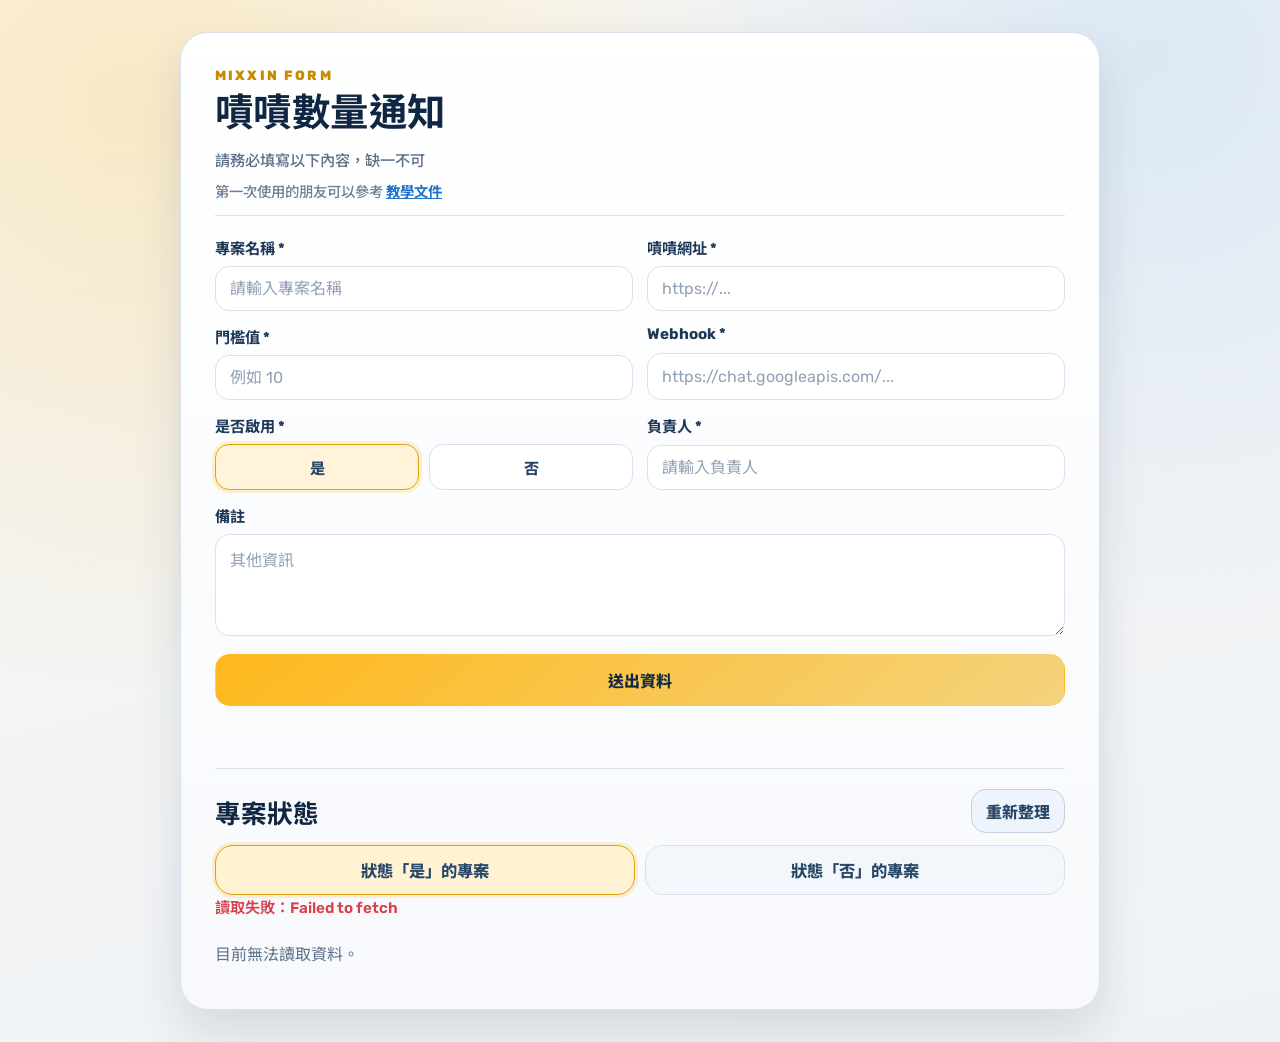
<file: index.html>
<!doctype html>
<html lang="zh-Hant">
  <head>
    <meta charset="utf-8" />
    <meta name="viewport" content="width=device-width, initial-scale=1" />
    <title>嘖嘖數量通知填寫處</title>
    <meta name="description" content="MIXXIN 專用" />
    <meta property="og:title" content="嘖嘖數量通知填寫處" />
    <meta property="og:description" content="MIXXIN 專用" />
    <meta property="twitter:title" content="嘖嘖數量通知填寫處" />
    <meta property="twitter:description" content="MIXXIN 專用" />
    <meta http-equiv="refresh" content="0; url=./web/" />
    <script>
      window.location.replace("./web/");
    </script>
  </head>
  <body>
    <p>正在導向到網站頁面... <a href="./web/">點這裡前往</a></p>
  </body>
</html>
</file>
<file: web/styles.css>
@import url("https://fonts.googleapis.com/css2?family=Noto+Sans+TC:wght@400;500;600;700;800&family=Rubik:wght@400;500;600;700;800&display=swap");

:root {
  --bg-base: #f8f6f1;
  --bg-muted: #eef2f7;
  --panel: #ffffff;
  --panel-2: #f7f9fc;
  --surface: #ffffff;
  --surface-soft: #f4f7fb;
  --ink: #172b42;
  --ink-muted: #5e718a;
  --line: #d8e2ee;
  --line-strong: #c2d0df;
  --primary: #ffb81c;
  --primary-soft: rgba(255, 184, 28, 0.2);
  --danger: #f55662;
  --success: #19b575;
  --link: #1f73c9;
  --font: "Rubik", "Noto Sans TC", "PingFang TC", "Microsoft JhengHei", sans-serif;
}

* { box-sizing: border-box; }

body {
  margin: 0;
  min-height: 100vh;
  font-family: var(--font);
  color: var(--ink);
  background:
    radial-gradient(circle at 10% 10%, rgba(255, 184, 28, 0.2), transparent 40%),
    radial-gradient(circle at 90% 5%, rgba(84, 164, 255, 0.16), transparent 38%),
    linear-gradient(165deg, var(--bg-base), var(--bg-muted));
}

.page {
  min-height: 100vh;
  display: grid;
  place-items: center;
  padding: 32px 16px;
}

.card {
  width: min(920px, 100%);
  border-radius: 28px;
  border: 1px solid var(--line);
  background: linear-gradient(180deg, var(--panel), var(--panel-2));
  color: var(--ink);
  box-shadow: 0 22px 48px rgba(20, 35, 54, 0.12);
  padding: 34px;
  animation: reveal 0.45s ease-out;
}

.hero {
  padding-bottom: 14px;
  border-bottom: 1px solid var(--line);
}

.hero h1 {
  margin: 0;
  font-size: clamp(1.6rem, 3vw, 2.45rem);
  letter-spacing: 0.01em;
  line-height: 1.08;
  color: #0f2742;
}

.eyebrow {
  margin: 0 0 10px;
  color: #ca8a00;
  letter-spacing: 0.16em;
  font-weight: 800;
  font-size: 0.84rem;
}

.subtitle {
  margin: 14px 0 0;
  color: var(--ink-muted);
  font-size: 0.95rem;
  font-weight: 500;
}

.helper-text {
  margin: 10px 0 0;
  color: #6e8098;
  font-size: 0.9rem;
  font-weight: 500;
}

.helper-text a {
  color: var(--link);
  font-weight: 700;
  text-decoration: underline;
}

.form { margin-top: 20px; }

.fields {
  display: grid;
  gap: 14px;
  grid-template-columns: repeat(2, minmax(0, 1fr));
}

.field { display: grid; gap: 8px; }
.field:has(textarea) { grid-column: 1 / -1; }

label {
  font-size: 0.95rem;
  font-weight: 700;
  color: #1e3958;
}

input,
textarea {
  width: 100%;
  border: 1px solid var(--line);
  border-radius: 14px;
  padding: 12px 14px;
  background: var(--surface);
  color: var(--ink);
  font-size: 1rem;
  font-family: var(--font);
  outline: none;
  transition: border-color 0.2s ease, box-shadow 0.2s ease, background 0.2s ease;
}

input::placeholder,
textarea::placeholder { color: #91a1b6; }

input:focus,
textarea:focus {
  border-color: #e8a90f;
  box-shadow: 0 0 0 3px var(--primary-soft);
  background: #fffef9;
}

.toggle-group {
  display: grid;
  gap: 10px;
  grid-template-columns: repeat(2, minmax(0, 1fr));
}

.toggle-item { position: relative; display: block; cursor: pointer; }
.toggle-item input { position: absolute; opacity: 0; pointer-events: none; }

.toggle-item span {
  display: block;
  text-align: center;
  border: 1px solid var(--line);
  border-radius: 14px;
  padding: 11px 10px;
  background: var(--surface);
  color: #274566;
  font-weight: 800;
}

.toggle-item input:checked + span {
  border-color: #e3a30a;
  background: #fff4d9;
  box-shadow: 0 0 0 3px var(--primary-soft);
}

.actions { margin-top: 18px; display: grid; gap: 10px; }

.btn {
  border: 1px solid transparent;
  border-radius: 15px;
  padding: 13px 16px;
  font-size: 1rem;
  font-weight: 800;
  font-family: var(--font);
  background: linear-gradient(140deg, #ffb81c 0%, #f4d37d 100%);
  color: #102a43;
  cursor: pointer;
  transition: transform 0.15s ease, filter 0.2s ease;
}

.btn:hover { transform: translateY(-1px); filter: brightness(1.03); }
.btn:disabled { opacity: 0.62; cursor: not-allowed; transform: none; }

.btn.btn-ghost {
  background: #eef4fb;
  border-color: var(--line-strong);
  color: #284666;
}

.btn.btn-small { padding: 10px 12px; font-size: 0.9rem; }

.btn.btn-danger {
  background: linear-gradient(140deg, #ff8a91 0%, var(--danger) 100%);
  color: #421018;
  min-width: 92px;
}

.btn.btn-success {
  background: linear-gradient(140deg, #7ee5bb 0%, var(--success) 100%);
  color: #0b3f28;
  min-width: 92px;
}

.status {
  min-height: 24px;
  margin: 0;
  color: var(--ink-muted);
  font-size: 0.95rem;
  font-weight: 600;
}
.status.success { color: #0f9b65; }
.status.error { color: #d8404a; }
.status.pending { color: #b57b00; }

.enabled-section {
  margin-top: 28px;
  border-top: 1px solid var(--line);
  padding-top: 20px;
}

.enabled-head {
  display: flex;
  justify-content: space-between;
  align-items: center;
  gap: 10px;
}

.enabled-head h2 {
  margin: 0;
  font-size: clamp(1.45rem, 2vw, 1.8rem);
  color: #0f2742;
}

.enabled-head .btn { padding: 9px 14px; }

.status-switch {
  margin-top: 12px;
  display: grid;
  grid-template-columns: repeat(2, minmax(0, 1fr));
  gap: 10px;
}

.status-tab {
  border: 1px solid var(--line);
  border-radius: 18px;
  padding: 12px 14px;
  background: #f3f7fc;
  color: #294869;
  font-size: 1.02rem;
  font-weight: 800;
  font-family: var(--font);
  cursor: pointer;
}

.status-tab.is-active {
  border-color: #dda10d;
  background: #fff3d4;
  box-shadow: 0 0 0 3px var(--primary-soft);
}

.enabled-list {
  margin-top: 12px;
  display: grid;
  gap: 12px;
}

.project-item {
  border: 1px solid var(--line);
  border-radius: 20px;
  background: #ffffff;
  padding: 18px;
  display: flex;
  justify-content: space-between;
  align-items: flex-start;
  gap: 16px;
}

.project-main h3 {
  margin: 0;
  font-size: 1.2rem;
  line-height: 1.05;
  color: #0f2742;
}

.project-main p {
  margin: 7px 0 0;
  color: #5c7089;
  font-size: 0.92rem;
}

.threshold-editor {
  margin-top: 9px;
  display: grid;
  gap: 7px;
}

.threshold-editor label {
  color: #516882;
  font-size: 0.86rem;
}

.threshold-controls {
  display: flex;
  align-items: center;
  gap: 8px;
}

.threshold-input {
  max-width: 180px;
  background: #f9fbfe;
}

.project-main a {
  display: inline-block;
  margin-top: 8px;
  color: var(--link);
  font-size: 0.9rem;
  word-break: break-all;
}

.project-main .note {
  margin-top: 7px;
  color: #355270;
}

.empty {
  margin: 0;
  padding: 10px 0;
  color: var(--ink-muted);
  font-size: 1rem;
}

@keyframes reveal {
  from { opacity: 0; transform: translateY(12px); }
  to { opacity: 1; transform: translateY(0); }
}

@media (max-width: 760px) {
  .card {
    padding: 22px;
    border-radius: 22px;
  }

  .hero h1 { font-size: clamp(1.8rem, 8vw, 2.6rem); }
  .subtitle { font-size: 1rem; }

  .fields,
  .status-switch { grid-template-columns: 1fr; }

  .enabled-head {
    align-items: stretch;
    flex-direction: column;
  }

  .project-item {
    flex-direction: column;
    gap: 12px;
  }

  .project-item .btn,
  .threshold-controls .btn { width: 100%; }

  .threshold-controls {
    flex-direction: column;
    align-items: stretch;
  }

  .threshold-input { max-width: none; }

  .project-main h3 { font-size: 1.55rem; }
  .project-main p,
  .project-main a { font-size: 1rem; }
}
</file>
